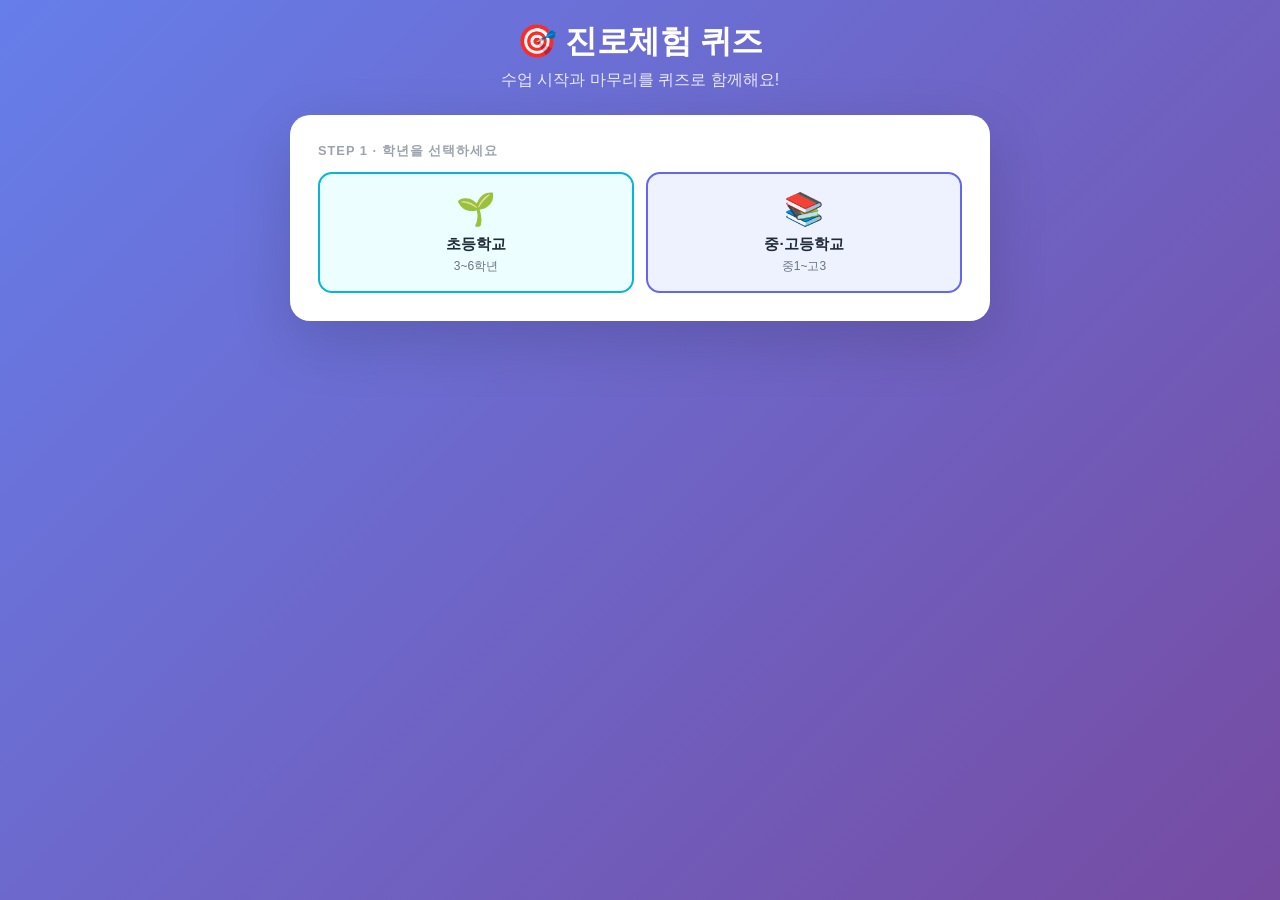
<file: career_quiz.html>
<!DOCTYPE html>
<html lang="ko">
<head>
<meta charset="UTF-8">
<meta name="viewport" content="width=device-width, initial-scale=1.0">
<title>진로체험 퀴즈 🎯</title>
<style>
  :root {
    --robot-color: #3B82F6;
    --robot-light: #EFF6FF;
    --robot-dark: #1D4ED8;
    --drone-color: #10B981;
    --drone-light: #ECFDF5;
    --drone-dark: #065F46;
    --choco-color: #92400E;
    --choco-light: #FEF3C7;
    --choco-dark: #78350F;
    --correct: #22C55E;
    --wrong: #EF4444;
  }

  * { box-sizing: border-box; margin: 0; padding: 0; }

  body {
    font-family: 'Segoe UI', 'Apple SD Gothic Neo', sans-serif;
    background: linear-gradient(135deg, #667eea 0%, #764ba2 100%);
    min-height: 100vh;
    display: flex;
    align-items: flex-start;
    justify-content: center;
    padding: 20px;
  }

  .container {
    width: 100%;
    max-width: 700px;
  }

  /* ── 헤더 ── */
  .header {
    text-align: center;
    color: white;
    margin-bottom: 24px;
  }
  .header h1 { font-size: 2rem; font-weight: 800; letter-spacing: -0.5px; }
  .header p { font-size: 1rem; opacity: 0.85; margin-top: 6px; }

  /* ── 카드 공통 ── */
  .card {
    background: white;
    border-radius: 20px;
    padding: 28px;
    box-shadow: 0 20px 60px rgba(0,0,0,0.15);
    margin-bottom: 16px;
  }

  /* ── 학교 설정 패널 ── */
  .setup-toggle {
    background: rgba(255,255,255,0.15);
    border: 1px solid rgba(255,255,255,0.3);
    border-radius: 12px;
    padding: 10px 18px;
    color: white;
    cursor: pointer;
    font-size: 0.85rem;
    margin-bottom: 12px;
    display: none; /* 기본 숨김 — 제목 5회 클릭 시 노출 */
    align-items: center;
    gap: 6px;
    transition: background 0.2s;
  }
  .setup-toggle.visible { display: inline-flex; }
  .setup-toggle:hover { background: rgba(255,255,255,0.25); }

  .setup-panel {
    background: white;
    border-radius: 16px;
    padding: 22px;
    margin-bottom: 16px;
    display: none;
    border: 2px solid #E0E7FF;
  }
  .setup-panel.open { display: block; }
  .setup-panel-header {
    display: flex; align-items: center; gap: 10px;
    margin-bottom: 6px;
  }
  .setup-panel-header h3 { font-size: 1rem; font-weight: 800; color: #3730A3; }
  .admin-badge {
    background: #EEF2FF; color: #4338CA;
    font-size: 0.72rem; font-weight: 700;
    padding: 3px 8px; border-radius: 99px;
    border: 1px solid #C7D2FE;
  }
  .setup-desc {
    font-size: 0.8rem; color: #6B7280; margin-bottom: 16px;
    line-height: 1.5;
    background: #F9FAFB; border-radius: 8px; padding: 8px 12px;
    border-left: 3px solid #667eea;
  }
  .setup-grid { display: grid; grid-template-columns: 1fr 1fr 1fr; gap: 12px; }
  .setup-field { }
  .setup-field .field-label-row {
    display: flex; align-items: center; justify-content: space-between;
    margin-bottom: 5px;
  }
  .setup-field label { font-size: 0.78rem; font-weight: 700; color: #374151; }
  .setup-field .correct-tag {
    font-size: 0.68rem; background: #DCFCE7; color: #166534;
    padding: 2px 6px; border-radius: 99px; font-weight: 700;
  }
  .setup-field input {
    width: 100%;
    border: 1.5px solid #E5E7EB;
    border-radius: 8px;
    padding: 9px 10px;
    font-size: 0.9rem;
    outline: none;
    transition: border 0.2s;
  }
  .setup-field input:focus { border-color: #667eea; box-shadow: 0 0 0 3px rgba(102,126,234,0.15); }
  .setup-field .current-val {
    font-size: 0.72rem; color: #9CA3AF; margin-top: 4px;
  }
  .setup-field .current-val span { color: #4338CA; font-weight: 600; }
  .setup-actions { display: flex; gap: 8px; margin-top: 14px; align-items: center; }
  .setup-save {
    background: linear-gradient(135deg, #667eea, #764ba2);
    color: white;
    border: none;
    border-radius: 10px;
    padding: 10px 22px;
    font-size: 0.9rem;
    cursor: pointer;
    font-weight: 700;
  }
  .setup-reset {
    background: white;
    color: #6B7280;
    border: 1.5px solid #E5E7EB;
    border-radius: 10px;
    padding: 10px 16px;
    font-size: 0.85rem;
    cursor: pointer;
  }
  .setup-status { font-size: 0.78rem; color: #059669; font-weight: 600; margin-left: 4px; display: none; }

  /* ── 홈 버튼 ── */
  .home-btn {
    display: inline-flex;
    align-items: center;
    gap: 5px;
    background: #F3F4F6;
    border: none;
    border-radius: 8px;
    padding: 7px 12px;
    font-size: 0.82rem;
    color: #6B7280;
    cursor: pointer;
    font-weight: 600;
    transition: all 0.15s;
    margin-bottom: 12px;
  }
  .home-btn:hover { background: #E5E7EB; color: #374151; }

  /* ── 선택 버튼 그리드 ── */
  .section-title {
    font-size: 0.8rem;
    font-weight: 700;
    color: #9CA3AF;
    text-transform: uppercase;
    letter-spacing: 1px;
    margin-bottom: 12px;
  }

  .btn-grid {
    display: grid;
    gap: 12px;
  }
  .btn-grid.cols2 { grid-template-columns: 1fr 1fr; }
  .btn-grid.cols3 { grid-template-columns: 1fr 1fr 1fr; }

  .sel-btn {
    border: 2.5px solid #E5E7EB;
    border-radius: 14px;
    padding: 16px 12px;
    text-align: center;
    cursor: pointer;
    transition: all 0.2s;
    background: white;
  }
  .sel-btn:hover { transform: translateY(-2px); box-shadow: 0 6px 20px rgba(0,0,0,0.1); }
  .sel-btn .icon { font-size: 2rem; margin-bottom: 6px; }
  .sel-btn .label { font-size: 0.95rem; font-weight: 700; color: #1F2937; }
  .sel-btn .desc { font-size: 0.75rem; color: #6B7280; margin-top: 3px; }

  .sel-btn.robot { border-color: var(--robot-color); background: var(--robot-light); }
  .sel-btn.drone { border-color: var(--drone-color); background: var(--drone-light); }
  .sel-btn.choco { border-color: var(--choco-color); background: var(--choco-light); }
  .sel-btn.start-btn { border-color: #8B5CF6; background: #F5F3FF; }
  .sel-btn.end-btn { border-color: #F59E0B; background: #FFFBEB; }
  .sel-btn.elem { border-color: #06B6D4; background: #ECFEFF; }
  .sel-btn.middle { border-color: #6366F1; background: #EEF2FF; }

  /* ── 퀴즈 화면 ── */
  .quiz-header {
    display: flex;
    align-items: center;
    justify-content: space-between;
    margin-bottom: 20px;
  }
  .quiz-meta { font-size: 0.8rem; color: #9CA3AF; }
  .quiz-badge {
    display: inline-flex;
    align-items: center;
    gap: 5px;
    padding: 5px 12px;
    border-radius: 20px;
    font-size: 0.82rem;
    font-weight: 700;
    color: white;
  }

  .progress-bar {
    background: #F3F4F6;
    border-radius: 99px;
    height: 8px;
    margin-bottom: 24px;
    overflow: hidden;
  }
  .progress-fill {
    height: 100%;
    background: linear-gradient(90deg, #667eea, #764ba2);
    border-radius: 99px;
    transition: width 0.4s ease;
  }

  .question-num { font-size: 0.82rem; color: #9CA3AF; font-weight: 600; margin-bottom: 8px; }
  .question-text { font-size: 1.15rem; font-weight: 700; color: #111827; line-height: 1.5; margin-bottom: 22px; }

  .choices { display: flex; flex-direction: column; gap: 10px; }
  .choice-btn {
    border: 2px solid #E5E7EB;
    border-radius: 12px;
    padding: 13px 16px;
    text-align: left;
    cursor: pointer;
    background: white;
    font-size: 0.95rem;
    color: #374151;
    transition: all 0.15s;
    display: flex;
    align-items: center;
    gap: 12px;
  }
  .choice-btn:hover:not(:disabled) { border-color: #667eea; background: #F5F3FF; transform: translateX(3px); }
  .choice-btn .choice-marker {
    width: 28px; height: 28px;
    border-radius: 50%;
    background: #F3F4F6;
    display: flex; align-items: center; justify-content: center;
    font-size: 0.82rem; font-weight: 700; color: #6B7280;
    flex-shrink: 0;
    transition: all 0.15s;
  }
  .choice-btn.correct { border-color: var(--correct); background: #F0FDF4; }
  .choice-btn.correct .choice-marker { background: var(--correct); color: white; }
  .choice-btn.wrong { border-color: var(--wrong); background: #FEF2F2; }
  .choice-btn.wrong .choice-marker { background: var(--wrong); color: white; }
  .choice-btn:disabled { cursor: default; }

  .feedback {
    margin-top: 16px;
    padding: 12px 16px;
    border-radius: 12px;
    font-size: 0.9rem;
    font-weight: 600;
    display: none;
  }
  .feedback.correct { background: #F0FDF4; color: #166534; border: 1.5px solid #86EFAC; }
  .feedback.wrong { background: #FEF2F2; color: #991B1B; border: 1.5px solid #FCA5A5; }
  .feedback.show { display: block; }

  .next-btn {
    margin-top: 18px;
    width: 100%;
    padding: 14px;
    border-radius: 12px;
    border: none;
    background: linear-gradient(135deg, #667eea, #764ba2);
    color: white;
    font-size: 1rem;
    font-weight: 700;
    cursor: pointer;
    display: none;
    transition: opacity 0.2s;
  }
  .next-btn:hover { opacity: 0.9; }
  .next-btn.show { display: block; }

  /* ── 결과 화면 ── */
  .result-circle {
    width: 120px; height: 120px;
    border-radius: 50%;
    background: linear-gradient(135deg, #667eea, #764ba2);
    display: flex; flex-direction: column;
    align-items: center; justify-content: center;
    margin: 0 auto 20px;
    color: white;
  }
  .result-circle .score-num { font-size: 2.2rem; font-weight: 800; line-height: 1; }
  .result-circle .score-label { font-size: 0.75rem; opacity: 0.85; }

  .result-msg { text-align: center; margin-bottom: 24px; }
  .result-msg h2 { font-size: 1.4rem; font-weight: 800; color: #111827; margin-bottom: 6px; }
  .result-msg p { color: #6B7280; font-size: 0.9rem; }

  .result-list { list-style: none; }
  .result-list li {
    display: flex; align-items: flex-start; gap: 10px;
    padding: 10px 0;
    border-bottom: 1px solid #F3F4F6;
    font-size: 0.88rem;
    color: #374151;
    line-height: 1.5;
  }
  .result-list li:last-child { border-bottom: none; }
  .result-list .ri { font-size: 1.1rem; flex-shrink: 0; margin-top: 1px; }

  .retry-btn {
    width: 100%;
    margin-top: 20px;
    padding: 14px;
    border-radius: 12px;
    border: none;
    background: linear-gradient(135deg, #667eea, #764ba2);
    color: white;
    font-size: 1rem;
    font-weight: 700;
    cursor: pointer;
  }

  /* ── 유틸 ── */
  .hidden { display: none !important; }
  .divider { height: 1px; background: #F3F4F6; margin: 18px 0; }
</style>
</head>
<body>

<div class="container">
  <!-- 헤더 -->
  <div class="header">
    <h1 id="mainTitle" onclick="adminTap()" style="cursor:default;user-select:none">🎯 진로체험 퀴즈</h1>
    <p>수업 시작과 마무리를 퀴즈로 함께해요!</p>
  </div>

  <!-- 학교 정보 설정 -->
  <button class="setup-toggle" onclick="toggleSetup()" id="setupToggleBtn">🔐 관리자 모드 · 학교 정보 설정</button>
  <div class="setup-panel" id="setupPanel">
    <div class="setup-panel-header">
      <h3>🏫 학교 퀴즈 정답 설정</h3>
      <span class="admin-badge">관리자 전용</span>
    </div>
    <div class="setup-desc">
      아래에 <strong>이 학교의 정답</strong>을 직접 입력하세요.<br>
      중·고등 시작 퀴즈의 1~3번 문제 정답으로 사용됩니다. 학교마다 다르므로 수업 전 미리 설정해 주세요.
    </div>
    <div class="setup-grid">
      <div class="setup-field">
        <div class="field-label-row">
          <label>교목 (학교 나무)</label>
          <span class="correct-tag">정답</span>
        </div>
        <input type="text" id="inputTree" placeholder="예: 느티나무">
        <div class="current-val">현재 정답: <span id="showTree">—</span></div>
      </div>
      <div class="setup-field">
        <div class="field-label-row">
          <label>교화 (학교 꽃)</label>
          <span class="correct-tag">정답</span>
        </div>
        <input type="text" id="inputFlower" placeholder="예: 개나리">
        <div class="current-val">현재 정답: <span id="showFlower">—</span></div>
      </div>
      <div class="setup-field">
        <div class="field-label-row">
          <label>교장선생님 성함</label>
          <span class="correct-tag">정답</span>
        </div>
        <input type="text" id="inputPrincipal" placeholder="예: 홍길동 선생님">
        <div class="current-val">현재 정답: <span id="showPrincipal">—</span></div>
      </div>
    </div>
    <div class="setup-actions">
      <button class="setup-save" onclick="saveSchoolInfo()">✅ 정답 저장</button>
      <button class="setup-reset" onclick="resetSchoolInfo()">🗑 초기화</button>
      <span class="setup-status" id="setupStatus">✓ 저장되었습니다</span>
    </div>
  </div>

  <!-- STEP 1: 학년 선택 -->
  <div class="card" id="stepGrade">
    <div class="section-title">Step 1 · 학년을 선택하세요</div>
    <div class="btn-grid cols2">
      <div class="sel-btn elem" onclick="selectGrade('elem')">
        <div class="icon">🌱</div>
        <div class="label">초등학교</div>
        <div class="desc">3~6학년</div>
      </div>
      <div class="sel-btn middle" onclick="selectGrade('middle')">
        <div class="icon">📚</div>
        <div class="label">중·고등학교</div>
        <div class="desc">중1~고3</div>
      </div>
    </div>
  </div>

  <!-- STEP 2: 과목 선택 -->
  <div class="card hidden" id="stepSubject">
    <div class="section-title">Step 2 · 오늘의 진로 과목</div>
    <div class="btn-grid cols3">
      <div class="sel-btn robot" onclick="selectSubject('robot')">
        <div class="icon">🤖</div>
        <div class="label">로봇공학자</div>
        <div class="desc">미래 기술의 꿈</div>
      </div>
      <div class="sel-btn drone" onclick="selectSubject('drone')">
        <div class="icon">🚁</div>
        <div class="label">드론전문가</div>
        <div class="desc">하늘을 나는 직업</div>
      </div>
      <div class="sel-btn choco" onclick="selectSubject('choco')">
        <div class="icon">🍫</div>
        <div class="label">쇼콜라티에</div>
        <div class="desc">달콤한 예술가</div>
      </div>
    </div>
  </div>

  <!-- STEP 3: 시작/마무리 선택 -->
  <div class="card hidden" id="stepTiming">
    <div class="section-title">Step 3 · 퀴즈 종류</div>
    <div class="btn-grid cols2">
      <div class="sel-btn start-btn" onclick="selectTiming('start')">
        <div class="icon">🔔</div>
        <div class="label">수업 시작 퀴즈</div>
        <div class="desc">수업 전 흥미 UP!</div>
      </div>
      <div class="sel-btn end-btn" onclick="selectTiming('end')">
        <div class="icon">🏆</div>
        <div class="label">수업 마무리 퀴즈</div>
        <div class="desc">오늘 배운 내용 확인</div>
      </div>
    </div>
  </div>

  <!-- STEP 4: 퀴즈 화면 -->
  <div class="card hidden" id="stepQuiz">
    <button class="home-btn" onclick="restart()">🏠 처음으로</button>
    <div class="quiz-header">
      <span class="quiz-meta" id="quizMeta"></span>
      <span class="quiz-badge" id="quizBadge"></span>
    </div>
    <div class="progress-bar"><div class="progress-fill" id="progressFill" style="width:0%"></div></div>
    <div class="question-num" id="questionNum"></div>
    <div class="question-text" id="questionText"></div>
    <div class="choices" id="choicesContainer"></div>
    <div class="feedback" id="feedback"></div>
    <button class="next-btn" id="nextBtn" onclick="nextQuestion()">다음 문제 →</button>
  </div>

  <!-- STEP 5: 결과 화면 -->
  <div class="card hidden" id="stepResult">
    <button class="home-btn" onclick="restart()">🏠 처음으로</button>
    <div class="result-circle">
      <span class="score-num" id="resultScore">0</span>
      <span class="score-label">/ <span id="resultTotal">0</span> 점</span>
    </div>
    <div class="result-msg">
      <h2 id="resultTitle"></h2>
      <p id="resultDesc"></p>
    </div>
    <div class="divider"></div>
    <ul class="result-list" id="resultList"></ul>
    <button class="retry-btn" onclick="restart()">🔄 처음으로 돌아가기</button>
  </div>
</div>

<script>
// ───────────────────────────────────────────────
// 학교 정보 (기본값)
// ───────────────────────────────────────────────
let school = {
  tree: localStorage.getItem('school_tree') || '',
  flower: localStorage.getItem('school_flower') || '',
  principal: localStorage.getItem('school_principal') || ''
};

function displaySchool(key, elId) {
  const val = school[key];
  document.getElementById(elId).textContent = val || '미입력';
}

function toggleSetup() {
  const p = document.getElementById('setupPanel');
  p.classList.toggle('open');
  if (p.classList.contains('open')) {
    document.getElementById('inputTree').value = school.tree;
    document.getElementById('inputFlower').value = school.flower;
    document.getElementById('inputPrincipal').value = school.principal;
    displaySchool('tree', 'showTree');
    displaySchool('flower', 'showFlower');
    displaySchool('principal', 'showPrincipal');
  }
}

function saveSchoolInfo() {
  const t = document.getElementById('inputTree').value.trim();
  const f = document.getElementById('inputFlower').value.trim();
  const p = document.getElementById('inputPrincipal').value.trim();
  if (t) { school.tree = t; localStorage.setItem('school_tree', t); }
  if (f) { school.flower = f; localStorage.setItem('school_flower', f); }
  if (p) { school.principal = p; localStorage.setItem('school_principal', p); }
  displaySchool('tree', 'showTree');
  displaySchool('flower', 'showFlower');
  displaySchool('principal', 'showPrincipal');
  const st = document.getElementById('setupStatus');
  st.style.display = 'inline';
  setTimeout(() => {
    st.style.display = 'none';
    document.getElementById('setupPanel').classList.remove('open');
    document.getElementById('setupToggleBtn').classList.remove('visible');
  }, 1200);
}

function resetSchoolInfo() {
  if (!confirm('학교 정보를 초기화할까요?')) return;
  ['tree','flower','principal'].forEach(k => {
    school[k] = '';
    localStorage.removeItem('school_' + k);
  });
  document.getElementById('inputTree').value = '';
  document.getElementById('inputFlower').value = '';
  document.getElementById('inputPrincipal').value = '';
  displaySchool('tree', 'showTree');
  displaySchool('flower', 'showFlower');
  displaySchool('principal', 'showPrincipal');
}

// ───────────────────────────────────────────────
// 퀴즈 데이터
// ───────────────────────────────────────────────
function getQuizData(grade, subject, timing) {
  // 학교 정보 미설정 체크
  const treeAns = school.tree || '(교목 미설정)';
  const flowerAns = school.flower || '(교화 미설정)';
  const principalAns = school.principal || '(교장선생님 미설정)';

  // 중등 시작 공통 3문제 (학교 정보 — 관리자 정답 기반)
  const schoolQs = () => [
    {
      q: '우리 학교를 대표하는 나무(교목)는 무엇일까요?',
      choices: shuffleWithCorrect(treeAns, ['소나무', '은행나무', '벚나무', '느티나무', '향나무', '잣나무']),
      answer: treeAns,
      hint: `정답은 "${treeAns}"입니다. 학교 교목을 기억해 두세요! 🌳`
    },
    {
      q: '우리 학교를 대표하는 꽃(교화)은 무엇일까요?',
      choices: shuffleWithCorrect(flowerAns, ['개나리', '진달래', '무궁화', '장미', '철쭉', '코스모스']),
      answer: flowerAns,
      hint: `정답은 "${flowerAns}"입니다. 학교 교화를 기억해 두세요! 🌸`
    },
    {
      q: '우리 학교 교장선생님 성함은 무엇일까요?',
      choices: shuffleWithCorrect(principalAns, ['김민준 선생님', '이서연 선생님', '박지호 선생님', '최예린 선생님', '정현우 선생님']),
      answer: principalAns,
      hint: `정답은 "${principalAns}"입니다. 교장선생님께 인사드려 보세요! 😊`
    }
  ];

  const data = {
    // ──────────────────────────────
    // 초등 시작 퀴즈
    // ──────────────────────────────
    elem_robot_start: [
      {
        q: '로봇에게 "앞으로 가!", "멈춰!" 같은 명령을 내리는 것을 무엇이라 할까요?',
        choices: ['프로그래밍', '요리', '노래', '그림 그리기'],
        answer: '프로그래밍',
        hint: '로봇에게 내리는 명령들의 모음을 "프로그래밍"이라고 해요! 💻'
      },
      {
        q: '로봇의 "눈" 역할을 하며 주변을 감지하는 장치는 무엇일까요?',
        choices: ['센서', '배터리', '나사', '페인트'],
        answer: '센서',
        hint: '로봇이 주변 환경을 느끼는 장치를 "센서"라고 해요! 👁️'
      },
      {
        q: '집 안에서 혼자 바닥을 청소하는 우리 생활 속 로봇은?',
        choices: ['로봇청소기', '전자레인지', '냉장고', '세탁기'],
        answer: '로봇청소기',
        hint: '혼자 돌아다니며 청소하는 "로봇청소기"가 생활 속 로봇이에요! 🏠'
      },
      {
        q: '🎯 오늘의 진로 직업! 로봇을 설계하고 프로그래밍하여 세상을 바꾸는 이 직업은?',
        choices: ['로봇공학자', '드론전문가', '쇼콜라티에', '건축가'],
        answer: '로봇공학자',
        hint: '오늘 여러분이 체험할 직업, "로봇공학자"입니다! 🤖'
      }
    ],
    elem_drone_start: [
      {
        q: '드론을 다른 말로 무엇이라고 할까요?',
        choices: ['무인기', '자동차', '배', '기차'],
        answer: '무인기',
        hint: '사람이 타지 않고 조종하는 비행체를 "무인기"라고 해요! ✈️'
      },
      {
        q: '드론이 하늘을 날 수 있게 해주는 빙글빙글 돌아가는 것은?',
        choices: ['프로펠러(날개)', '바퀴', '닻', '돛'],
        answer: '프로펠러(날개)',
        hint: '드론의 빙글빙글 돌아가는 날개가 "프로펠러"예요! 🌀'
      },
      {
        q: '드론을 안전하게 날리기 위해 가장 알맞은 장소는?',
        choices: ['사람이 없는 넓은 공간', '지하철역 안', '교실 안', '좁은 골목'],
        answer: '사람이 없는 넓은 공간',
        hint: '드론은 반드시 안전한 공간에서 날려야 해요! ⚠️'
      },
      {
        q: '🎯 오늘의 진로 직업! 드론을 조종하고 개발하며 하늘을 누비는 이 직업은?',
        choices: ['드론전문가', '로봇공학자', '쇼콜라티에', '파일럿'],
        answer: '드론전문가',
        hint: '오늘 여러분이 체험할 직업, "드론전문가"입니다! 🚁'
      }
    ],
    elem_choco_start: [
      {
        q: '초콜릿의 원래 재료는 무엇일까요?',
        choices: ['카카오 열매', '고추', '당근', '감자'],
        answer: '카카오 열매',
        hint: '초콜릿은 카카오나무의 열매인 "카카오빈"으로 만들어요! 🌱'
      },
      {
        q: '카카오나무는 주로 어느 기후에서 잘 자랄까요?',
        choices: ['덥고 습한 열대 지방', '차가운 북극', '사막', '우리나라 겨울'],
        answer: '덥고 습한 열대 지방',
        hint: '카카오는 덥고 비가 많이 오는 열대 지방에서 자라요! ☀️'
      },
      {
        q: '카카오 성분이 몸에 들어오면 어떤 기분이 들까요?',
        choices: ['기분이 좋아진다', '배가 아프다', '잠이 온다', '화가 난다'],
        answer: '기분이 좋아진다',
        hint: '카카오에 들어있는 성분이 기분을 좋게 만들어 준답니다! 😊'
      },
      {
        q: '🎯 오늘의 진로 직업! 카카오로 달콤한 초콜릿 예술을 만드는 이 직업은?',
        choices: ['쇼콜라티에', '로봇공학자', '드론전문가', '제빵사'],
        answer: '쇼콜라티에',
        hint: '오늘 여러분이 체험할 직업, "쇼콜라티에"입니다! 🍫'
      }
    ],

    // ──────────────────────────────
    // 초등 마무리 퀴즈
    // ──────────────────────────────
    elem_robot_end: [
      {
        q: '오늘 로봇을 움직이게 한 명령어 순서를 무엇이라 하나요?',
        choices: ['알고리즘', '노래', '그림', '춤'],
        answer: '알고리즘',
        hint: '문제 해결을 위한 명령 순서를 "알고리즘"이라고 해요! 📋'
      },
      {
        q: '로봇이 장애물을 피하려면 무엇이 필요할까요?',
        choices: ['장애물 감지 센서', '더 큰 바퀴', '예쁜 색깔', '빠른 음악'],
        answer: '장애물 감지 센서',
        hint: '장애물을 감지하는 "센서"가 있어야 피할 수 있어요! 🔍'
      },
      {
        q: '오늘 수업처럼 스스로 움직이는 로봇의 미래 활용 분야는?',
        choices: ['의료·배달·탐사 등 다양한 분야', '오직 장난감', '음식 먹기', '그림 색칠'],
        answer: '의료·배달·탐사 등 다양한 분야',
        hint: '로봇은 의료, 우주탐사, 배달 등 다양한 곳에 쓰여요! 🚀'
      },
      {
        q: '로봇공학자가 되려면 어떤 과목을 열심히 공부해야 할까요?',
        choices: ['수학, 과학, 컴퓨터', '체육만', '미술만', '음악만'],
        answer: '수학, 과학, 컴퓨터',
        hint: '로봇공학자는 수학·과학·프로그래밍 모두 중요해요! 📐'
      }
    ],
    elem_drone_end: [
      {
        q: '드론을 날릴 때 가장 먼저 확인해야 할 것은?',
        choices: ['배터리 충전 상태', '드론 색깔', '드론 무게', '조종기 색깔'],
        answer: '배터리 충전 상태',
        hint: '비행 전 배터리 확인이 가장 중요해요! 🔋'
      },
      {
        q: '드론이 갑자기 조종이 안 될 때 어떻게 해야 할까요?',
        choices: ['즉시 착륙 버튼을 누른다', '더 높이 날린다', '무시한다', '달려간다'],
        answer: '즉시 착륙 버튼을 누른다',
        hint: '비상 시엔 즉시 안전하게 착륙시키는 것이 중요해요! 🛬'
      },
      {
        q: '드론 전문가가 되면 어떤 일을 할 수 있을까요?',
        choices: ['영화 촬영, 재난 구조, 농업', '수영 선수', '요리사', '소설가'],
        answer: '영화 촬영, 재난 구조, 농업',
        hint: '드론은 촬영·구조·농업 등 정말 다양하게 쓰여요! 🌾'
      },
      {
        q: '드론을 날리려면 꼭 지켜야 하는 것은?',
        choices: ['비행 규칙과 안전 수칙', '빠른 속도', '높은 고도', '화려한 색깔'],
        answer: '비행 규칙과 안전 수칙',
        hint: '드론 비행은 규칙을 지켜야 안전하고 합법적이에요! ⚖️'
      }
    ],
    elem_choco_end: [
      {
        q: '초콜릿을 만들 때 온도를 조절하는 중요한 과정은?',
        choices: ['템퍼링', '냉동', '끓이기', '얼리기'],
        answer: '템퍼링',
        hint: '초콜릿을 광택있게 굳히는 온도 조절 과정을 "템퍼링"이라 해요! 🌡️'
      },
      {
        q: '좋은 초콜릿의 특징으로 올바른 것은?',
        choices: ['표면이 매끄럽고 광택이 난다', '표면이 거칠고 하얗게 변한다', '쉽게 녹지 않는다', '단맛이 전혀 없다'],
        answer: '표면이 매끄럽고 광택이 난다',
        hint: '잘 만든 초콜릿은 표면이 매끈하고 빛이 나요! ✨'
      },
      {
        q: '쇼콜라티에가 되기 위해 가장 중요한 능력은?',
        choices: ['섬세함과 창의력', '빠른 달리기', '큰 목소리', '긴 손가락'],
        answer: '섬세함과 창의력',
        hint: '초콜릿 아트는 섬세함과 창의력이 핵심이에요! 🎨'
      },
      {
        q: '카카오 열매 속의 무엇이 초콜릿의 주원료가 될까요?',
        choices: ['카카오빈(씨앗)', '카카오 껍질', '카카오 잎', '카카오 나무 줄기'],
        answer: '카카오빈(씨앗)',
        hint: '카카오 열매 안의 씨앗인 "카카오빈"으로 초콜릿을 만들어요! 🫘'
      }
    ],

    // ──────────────────────────────
    // 중등 시작 퀴즈 (학교 3 + 과목 2)
    // ──────────────────────────────
    middle_robot_start: [
      ...schoolQs(),
      {
        q: '로봇이 스스로 판단하고 행동하게 만드는 핵심 기술은 무엇일까요?',
        choices: shuffleWithCorrect('인공지능(AI)', ['센서 기술', '배터리 기술', '도색 기술']),
        answer: '인공지능(AI)',
        hint: '로봇에 인공지능(AI)을 탑재해야 스스로 판단할 수 있어요! 🧠'
      },
      {
        q: '🎯 오늘의 진로 직업! 공학·프로그래밍·AI를 결합해 지능형 로봇을 연구·개발하는 직업은?',
        choices: shuffleWithCorrect('로봇공학자', ['드론전문가', '쇼콜라티에', '소프트웨어 개발자']),
        answer: '로봇공학자',
        hint: '오늘 여러분이 체험할 직업, "로봇공학자"입니다! 🤖'
      }
    ],
    middle_drone_start: [
      ...schoolQs(),
      {
        q: '드론의 공식 명칭 UAV의 풀네임으로 올바른 것은?',
        choices: shuffleWithCorrect('Unmanned Aerial Vehicle', ['Universal Air Vehicle', 'Unified Auto Vehicle', 'Unmanned Auto Vessel']),
        answer: 'Unmanned Aerial Vehicle',
        hint: 'UAV = Unmanned Aerial Vehicle, 즉 무인항공기를 뜻해요! ✈️'
      },
      {
        q: '🎯 오늘의 진로 직업! UAV 설계부터 자이로스코프 활용까지 드론 기술을 전문으로 다루는 직업은?',
        choices: shuffleWithCorrect('드론전문가', ['로봇공학자', '쇼콜라티에', '항공기 조종사']),
        answer: '드론전문가',
        hint: '오늘 여러분이 체험할 직업, "드론전문가"입니다! 🚁'
      }
    ],
    middle_choco_start: [
      ...schoolQs(),
      {
        q: '초콜릿 제조 시 카카오 버터 결정을 안정화해 광택과 바삭함을 만드는 과정은?',
        choices: shuffleWithCorrect('템퍼링(Tempering)', ['발효', '건조', '냉동']),
        answer: '템퍼링(Tempering)',
        hint: '카카오 버터 결정을 안정화하는 과정이 "템퍼링"이에요! 🌡️'
      },
      {
        q: '🎯 오늘의 진로 직업! 카카오빈 선별부터 템퍼링까지 초콜릿 전 과정을 다루는 직업은?',
        choices: shuffleWithCorrect('쇼콜라티에', ['로봇공학자', '드론전문가', '제과제빵사']),
        answer: '쇼콜라티에',
        hint: '오늘 여러분이 체험할 직업, "쇼콜라티에"입니다! 🍫'
      }
    ],

    // ──────────────────────────────
    // 중·고등 마무리 퀴즈
    // ──────────────────────────────
    middle_robot_end: [
      {
        q: '오늘 수업에서 로봇이 스스로 판단하는 데 사용된 기술은?',
        choices: shuffleWithCorrect('인공지능(AI)', ['블루투스', '와이파이', '배터리 관리']),
        answer: '인공지능(AI)',
        hint: '로봇의 자율 판단에는 인공지능(AI)이 핵심입니다! 🧠'
      },
      {
        q: '로봇이 같은 동작을 반복 수행할 수 있는 이유는?',
        choices: shuffleWithCorrect('프로그래밍된 알고리즘', ['마법', '운', '감정']),
        answer: '프로그래밍된 알고리즘',
        hint: '알고리즘 덕분에 로봇은 정확하게 반복 작업을 해요! 🔁'
      },
      {
        q: '산업 현장에서 로봇이 사람보다 유리한 이유는?',
        choices: shuffleWithCorrect('24시간 피로 없이 정밀 작업 가능', ['감정이 풍부해서', '말을 잘 해서', '음식을 먹지 않아서']),
        answer: '24시간 피로 없이 정밀 작업 가능',
        hint: '로봇은 지치지 않고 정밀하게 반복 작업할 수 있어요! ⚙️'
      },
      {
        q: '로봇공학자가 미래에 가장 주목하는 분야는?',
        choices: shuffleWithCorrect('의료 로봇·우주 탐사 로봇', ['오락만', '청소만', '요리만']),
        answer: '의료 로봇·우주 탐사 로봇',
        hint: '의료·우주 분야에서 로봇의 역할이 점점 커지고 있어요! 🚀'
      },
      {
        q: '🎯 오늘 수업을 통해 체험한 직업! 로봇을 설계·프로그래밍하는 이 직업은?',
        choices: shuffleWithCorrect('로봇공학자', ['드론전문가', '쇼콜라티에', '소프트웨어 개발자']),
        answer: '로봇공학자',
        hint: '오늘 체험한 직업, "로봇공학자"입니다! 수고했어요 🤖'
      }
    ],
    middle_drone_end: [
      {
        q: '드론 비행 전 반드시 확인해야 하는 법적 사항은?',
        choices: shuffleWithCorrect('비행 금지·제한 구역 확인', ['드론 색깔', '조종기 브랜드', '날씨 예보 앱']),
        answer: '비행 금지·제한 구역 확인',
        hint: '비행 전 반드시 비행 금지 구역을 확인해야 해요! ⚖️'
      },
      {
        q: '오늘 배운 드론의 안정적 자세 유지에 핵심적인 센서는?',
        choices: shuffleWithCorrect('자이로스코프', ['카메라', '마이크', '온도 센서']),
        answer: '자이로스코프',
        hint: '자이로스코프가 드론 기울기를 감지해 균형을 잡아요! ⚖️'
      },
      {
        q: '드론 배터리가 방전 임박 시 올바른 조치는?',
        choices: shuffleWithCorrect('즉시 귀환·착륙 명령', ['더 빠르게 비행', '고도를 높인다', '무시한다']),
        answer: '즉시 귀환·착륙 명령',
        hint: '배터리 부족 시 즉시 귀환해야 추락 사고를 막을 수 있어요! 🛬'
      },
      {
        q: '드론 기술이 가장 빠르게 성장하는 산업 분야는?',
        choices: shuffleWithCorrect('물류·배달 및 농업', ['인쇄업', '제지업', '광업']),
        answer: '물류·배달 및 농업',
        hint: '드론 배달과 정밀 농업이 가장 빠르게 성장하고 있어요! 📦'
      },
      {
        q: '🎯 오늘 수업을 통해 체험한 직업! 드론을 전문으로 운용·개발하는 이 직업은?',
        choices: shuffleWithCorrect('드론전문가', ['로봇공학자', '쇼콜라티에', '항공기 조종사']),
        answer: '드론전문가',
        hint: '오늘 체험한 직업, "드론전문가"입니다! 수고했어요 🚁'
      }
    ],
    middle_choco_end: [
      {
        q: '카카오 함량이 높아질수록 초콜릿의 맛은 어떻게 변할까요?',
        choices: shuffleWithCorrect('쓴맛이 강해진다', ['단맛이 강해진다', '신맛이 강해진다', '맛이 없어진다']),
        answer: '쓴맛이 강해진다',
        hint: '카카오 함량이 높을수록 쓴맛이 강해지고 건강에 좋은 성분도 많아요! 🍫'
      },
      {
        q: '오늘 배운 템퍼링의 주요 목적은 무엇인가요?',
        choices: shuffleWithCorrect('카카오 버터의 결정 구조 안정화', ['색깔 변경', '단맛 추가', '부피 키우기']),
        answer: '카카오 버터의 결정 구조 안정화',
        hint: '템퍼링으로 초콜릿이 광택 있고 바삭하게 굳어요! 🌡️'
      },
      {
        q: '화이트 초콜릿이 다크 초콜릿과 다른 점은?',
        choices: shuffleWithCorrect('카카오 고형분(파우더)이 없다', ['설탕이 없다', '지방이 없다', '더 쓰다']),
        answer: '카카오 고형분(파우더)이 없다',
        hint: '화이트 초콜릿은 카카오 버터만 사용해 카카오 고형분이 없어요! 🤍'
      },
      {
        q: '쇼콜라티에가 수제 초콜릿을 보관할 때 가장 적합한 온도는?',
        choices: shuffleWithCorrect('16~18°C', ['0°C 이하', '30°C 이상', '25°C']),
        answer: '16~18°C',
        hint: '수제 초콜릿은 16~18°C의 서늘하고 건조한 곳에 보관해야 해요! ❄️'
      },
      {
        q: '🎯 오늘 수업을 통해 체험한 직업! 카카오로 초콜릿 예술을 완성하는 이 직업은?',
        choices: shuffleWithCorrect('쇼콜라티에', ['로봇공학자', '드론전문가', '제과제빵사']),
        answer: '쇼콜라티에',
        hint: '오늘 체험한 직업, "쇼콜라티에"입니다! 수고했어요 🍫'
      }
    ]
  };

  const key = `${grade}_${subject}_${timing}`;
  return data[key] || [];
}

// ───────────────────────────────────────────────
// 보기 셔플 (정답 포함)
// ───────────────────────────────────────────────
function shuffleWithCorrect(correct, others) {
  const pool = others.filter(o => o !== correct).slice(0, 3);
  pool.push(correct);
  return pool.sort(() => Math.random() - 0.5);
}

// ───────────────────────────────────────────────
// 상태
// ───────────────────────────────────────────────
let state = { grade: '', subject: '', timing: '', questions: [], current: 0, score: 0, answers: [] };

const subjectInfo = {
  robot: { label: '🤖 로봇공학자', color: '#3B82F6', bg: '#EFF6FF' },
  drone: { label: '🚁 드론전문가', color: '#10B981', bg: '#ECFDF5' },
  choco: { label: '🍫 쇼콜라티에', color: '#92400E', bg: '#FEF3C7' }
};
const timingLabel = { start: '🔔 시작 퀴즈', end: '🏆 마무리 퀴즈' };
const gradeLabel  = { elem: '초등', middle: '중·고등' };

// ───────────────────────────────────────────────
// 네비게이션
// ───────────────────────────────────────────────
function show(id) {
  ['stepGrade','stepSubject','stepTiming','stepQuiz','stepResult'].forEach(s => {
    document.getElementById(s).classList.add('hidden');
  });
  document.getElementById(id).classList.remove('hidden');
}

function selectGrade(g) {
  state.grade = g;
  // 초등은 시작/마무리 모두, 중등은 시작만 → timing 자동 설정 없음, 단 표시 달리
  show('stepSubject');
}

function selectSubject(s) {
  state.subject = s;
  show('stepTiming');
  const endBtn = document.querySelector('.sel-btn.end-btn');
  endBtn.style.opacity = '1';
  endBtn.style.pointerEvents = '';
  endBtn.querySelector('.desc').textContent = '오늘 배운 내용 확인';
}

function selectTiming(t) {
  state.timing = t;
  startQuiz();
}

function startQuiz() {
  const qs = getQuizData(state.grade, state.subject, state.timing);
  if (!qs.length) { alert('준비 중인 퀴즈입니다!'); return; }
  state.questions = qs;
  state.current = 0;
  state.score = 0;
  state.answers = [];
  show('stepQuiz');
  renderQuestion();
}

function renderQuestion() {
  const q = state.questions[state.current];
  const total = state.questions.length;
  const pct = (state.current / total) * 100;

  const si = subjectInfo[state.subject];
  document.getElementById('quizMeta').textContent = `${gradeLabel[state.grade]} · ${timingLabel[state.timing]}`;
  document.getElementById('quizBadge').textContent = si.label;
  document.getElementById('quizBadge').style.background = si.color;
  document.getElementById('progressFill').style.width = pct + '%';
  document.getElementById('questionNum').textContent = `문제 ${state.current + 1} / ${total}`;
  document.getElementById('questionText').textContent = q.q;

  const fb = document.getElementById('feedback');
  fb.className = 'feedback';
  document.getElementById('nextBtn').classList.remove('show');

  const container = document.getElementById('choicesContainer');
  container.innerHTML = '';
  const markers = ['①', '②', '③', '④'];
  q.choices.forEach((c, i) => {
    const btn = document.createElement('button');
    btn.className = 'choice-btn';
    btn.innerHTML = `<span class="choice-marker">${markers[i]}</span><span>${c}</span>`;
    btn.onclick = () => selectAnswer(c, btn, q);
    container.appendChild(btn);
  });
}

function selectAnswer(selected, btn, q) {
  const allBtns = document.querySelectorAll('.choice-btn');
  allBtns.forEach(b => b.disabled = true);

  const isCorrect = selected === q.answer;
  if (isCorrect) {
    btn.classList.add('correct');
    state.score++;
  } else {
    btn.classList.add('wrong');
    // 정답 강조
    allBtns.forEach(b => {
      if (b.querySelector('span:last-child').textContent === q.answer) b.classList.add('correct');
    });
  }

  state.answers.push({ q: q.q, selected, correct: q.answer, isCorrect, hint: q.hint });

  const fb = document.getElementById('feedback');
  if (isCorrect) {
    fb.className = 'feedback correct show';
    fb.textContent = '🎉 정답입니다! ' + q.hint;
  } else {
    fb.className = 'feedback wrong show';
    fb.textContent = '😅 틀렸습니다. ' + q.hint;
  }

  document.getElementById('nextBtn').textContent =
    state.current + 1 < state.questions.length ? '다음 문제 →' : '결과 보기 🏆';
  document.getElementById('nextBtn').classList.add('show');
}

function nextQuestion() {
  state.current++;
  if (state.current < state.questions.length) {
    renderQuestion();
  } else {
    showResult();
  }
}

function showResult() {
  show('stepResult');
  const total = state.questions.length;
  const s = state.score;
  document.getElementById('resultScore').textContent = s;
  document.getElementById('resultTotal').textContent = total;

  const pct = Math.round((s / total) * 100);
  let title, desc;
  if (pct === 100)      { title = '🏆 완벽해요!';       desc = '모든 문제를 맞혔어요! 정말 대단해요!'; }
  else if (pct >= 80)   { title = '👏 훌륭해요!';       desc = '거의 다 맞혔어요! 조금만 더 집중해요.'; }
  else if (pct >= 60)   { title = '😊 잘 했어요!';      desc = '절반 이상 맞혔어요! 오늘 수업을 들으면 더 잘 알게 될 거예요.'; }
  else                   { title = '💪 도전 중이에요!'; desc = '괜찮아요! 오늘 수업을 통해 더 많이 배워 봐요!'; }

  document.getElementById('resultTitle').textContent = title;
  document.getElementById('resultDesc').textContent = desc;

  const ul = document.getElementById('resultList');
  ul.innerHTML = '';
  state.answers.forEach((a, i) => {
    const li = document.createElement('li');
    li.innerHTML = `<span class="ri">${a.isCorrect ? '✅' : '❌'}</span><div><strong>Q${i+1}.</strong> ${a.q}<br><small style="color:${a.isCorrect ? '#16a34a' : '#dc2626'}">내 답: ${a.selected} / 정답: ${a.correct}</small></div>`;
    ul.appendChild(li);
  });
}

function restart() {
  state = { grade: '', subject: '', timing: '', questions: [], current: 0, score: 0, answers: [] };
  show('stepGrade');
}

// ───────────────────────────────────────────────
// 관리자 모드 — 제목 5회 연속 클릭으로 진입
// ───────────────────────────────────────────────
let adminTapCount = 0, adminTapTimer = null;
function adminTap() {
  adminTapCount++;
  clearTimeout(adminTapTimer);
  if (adminTapCount >= 5) {
    adminTapCount = 0;
    const btn = document.getElementById('setupToggleBtn');
    btn.classList.add('visible');
    btn.scrollIntoView({ behavior: 'smooth', block: 'center' });
    // 살짝 흔들어 알림
    btn.style.animation = 'none';
    setTimeout(() => btn.style.animation = '', 10);
  } else {
    adminTapTimer = setTimeout(() => { adminTapCount = 0; }, 1500);
  }
}

// ───────────────────────────────────────────────
// 페이지 로드 시 학교 정보 상태 표시
// ───────────────────────────────────────────────
function updateToggleLabel() {
  const btn = document.getElementById('setupToggleBtn');
  const allSet = school.tree && school.flower && school.principal;
  const anySet = school.tree || school.flower || school.principal;
  if (allSet) {
    btn.innerHTML = `✅ 학교 정보 저장됨 · <span style="opacity:0.75;font-weight:400">${school.tree} / ${school.flower} / ${school.principal}</span>`;
  } else if (anySet) {
    btn.innerHTML = `⚠️ 학교 정보 일부 미입력 · <span style="opacity:0.75;font-weight:400">클릭해서 확인</span>`;
  } else {
    btn.textContent = '🔐 관리자 모드 · 학교 정보 설정';
  }
}

// 초기 화면
show('stepGrade');
document.getElementById('setupToggleBtn').classList.remove('visible');
</script>
</body>
</html>
</file>
